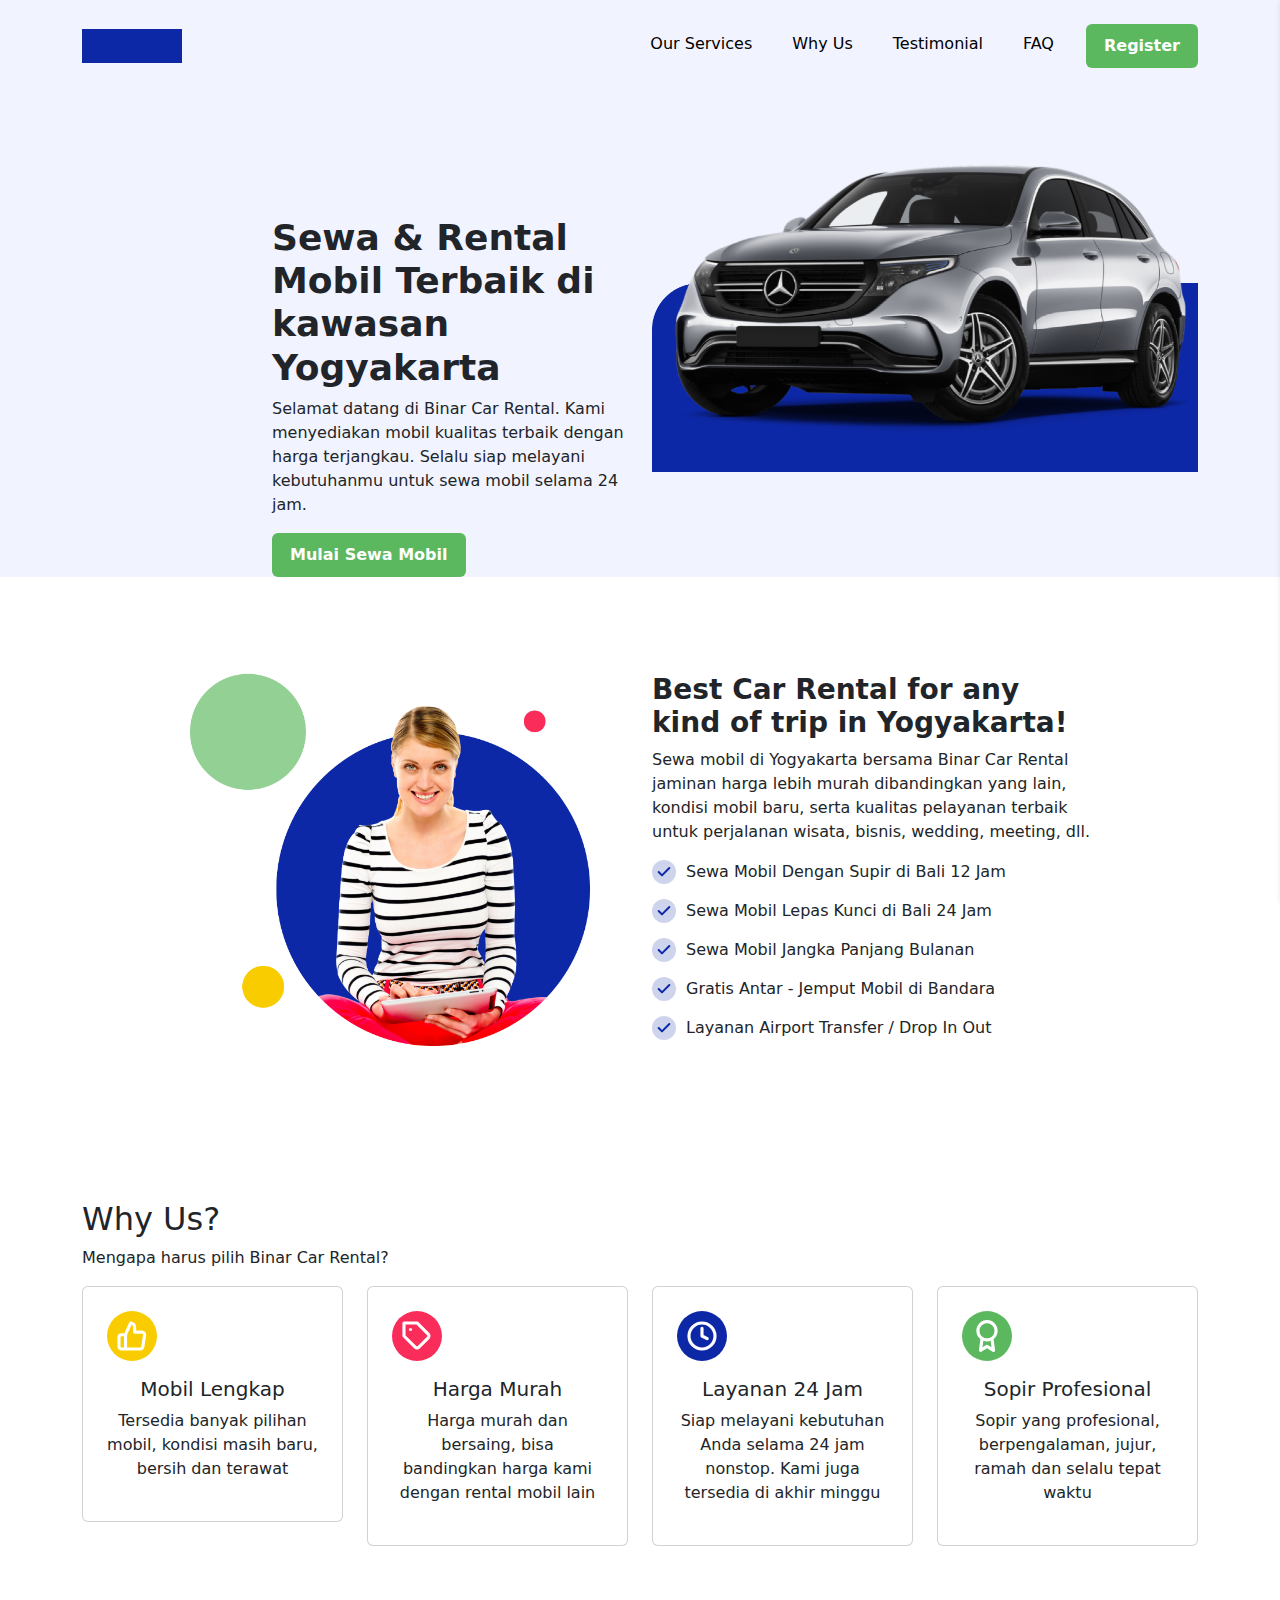
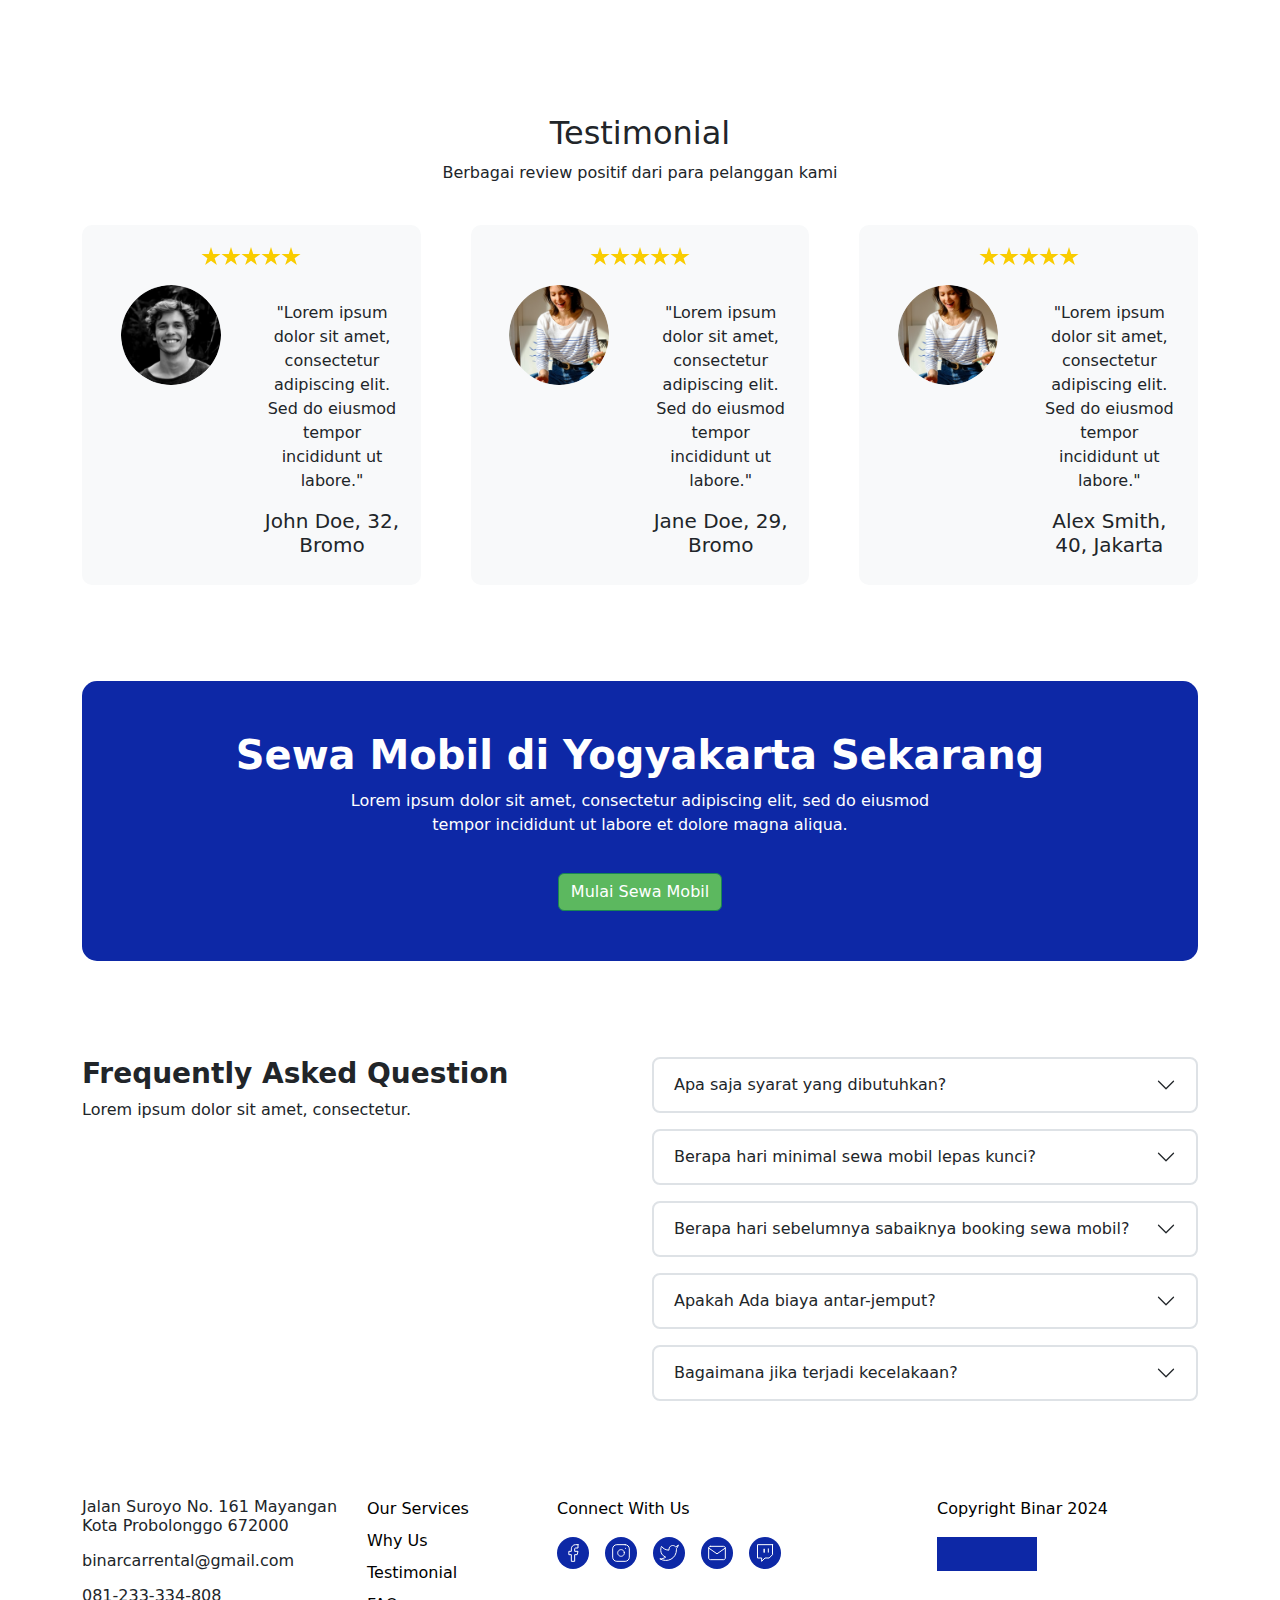
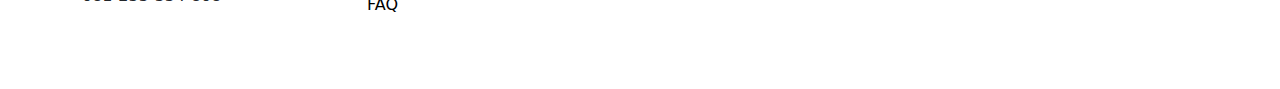
<file: public/index.html>
<!DOCTYPE html>
<html lang="en">
  <head>
    <meta charset="UTF-8" />
    <meta name="viewport" content="width=device-width, initial-scale=1.0" />
    <title>Homepage - Sewa Mobile</title>
    <link
      rel="stylesheet"
      href="https://cdn.jsdelivr.net/npm/swiper@11/swiper-bundle.min.css"
    />
    <link rel="stylesheet" href="./assets/bootstrap/css/bootstrap.min.css">
    <link rel="stylesheet" href="assets/css/style.css" />
  </head>
  <body>

    <div class="bg-collaps">
        <!-- Header -->
        <nav class="navbar navbar-expand-lg container pt-4">
            <div class="container">
                <div>
                    <img src="./assets/images/logo.svg" alt="">
                </div>
                <div>
                    <button class="navbar-toggler" type="button" data-bs-toggle="collapse"
                        data-bs-target="#navbarNavAltMarkup" aria-controls="navbarNavAltMarkup" aria-expanded="false"
                        aria-label="Toggle navigation" id="openSidebar">
                        <span class="navbar-toggler-icon"></span>
                    </button>
                    <div class="collapse navbar-collapse" id="navbarNavAltMarkup">
                        <div class="navbar-nav d-flex gap-4 fw-medium d-none d-lg-flex">
                            <a class="nav-link" href="#OurServices">Our Services</a>
                            <a class="nav-link" href="#WhyUs">Why Us</a>
                            <a class="nav-link" href="#Testimonial">Testimonial</a>
                            <a class="nav-link" href="#Faq">FAQ</a>
                            <button type="button"
                                class="btn btn-green border-2 p-2 px-3 rounded-2 fw-semibold">Register</button>
                        </div>
                    </div>
                </div>
            </div>
        </nav>
        <!-- Sidebar -->
        <div class="sidebar bg-light" id="sidebar">
            <div class="d-flex justify-content-between p-3">
                <span class="fw-bold pt-2 fs-5">BCR</span>
                <button class="btn btn-light" id="closeSidebar"><svg xmlns="http://www.w3.org/2000/svg" width="32"
                        height="32" viewBox="0 0 512 512">
                        <path fill="#000000"
                            d="m289.94 256l95-95A24 24 0 0 0 351 127l-95 95l-95-95a24 24 0 0 0-34 34l95 95l-95 95a24 24 0 1 0 34 34l95-95l95 95a24 24 0 0 0 34-34Z" />
                    </svg></button>
            </div>
            <div class="d-flex flex-column p-3">
                <a class="nav-link text-dark mb-2" href="#OurServices">Our Services</a>
                <a class="nav-link text-dark mb-2" href="#WhyUs">Why Us</a>
                <a class="nav-link text-dark mb-2" href="#Testimonial">Testimonial</a>
                <a class="nav-link text-dark mb-2" href="#Faq">FAQ</a>
            </div>
            <div class="px-3">
                <button type="button" class="btn btn-green border-2 p-2 rounded-2 fw-semibold">Register</button>
            </div>
        </div>

          <!-- Heroes -->
          <section class="container heroes">
              <div class="row">
                  <div class="col-12 col-md-2"></div>
                  <div class="col-12 col-md-4 order-1 order-md-1 heroes-text">
                      <h1 class="fw-bold" style="font-size: 36px;">Sewa & Rental Mobil Terbaik di kawasan Yogyakarta</h1>
                      <p>Selamat datang di Binar Car Rental. Kami menyediakan mobil kualitas terbaik dengan harga terjangkau.
                          Selalu siap melayani kebutuhanmu untuk sewa mobil selama 24 jam.</p>
                      <button type="button" class="btn btn-green border-2 p-2 px-3 rounded-2 fw-semibold">Mulai
                          Sewa Mobil</button>
                  </div>
                  <div class="col-12 col-md-6 order-2 order-md-2 mt-4 mt-md-0">
                      <img src="./assets/images/img_car.png" class="img-fluid" alt="image-car">
                  </div>
              </div>
          </section>
    </div>

    <!-- Our Services -->
    <section id="OurServices" class="container content-section my-5 py-5">
      <div class="row">
        <div class="col-12 col-md-6">
          <div class="circle-image">
            <img src="assets/images/img_service.png" alt="Car Rental" />
          </div>
        </div>

        <div class="col-12 col-md-6 text-section">
          <h3 class="fw-bold">
            Best Car Rental for any kind of trip in Yogyakarta!
          </h3>
          <p>
            Sewa mobil di Yogyakarta bersama Binar Car Rental jaminan harga
            lebih murah dibandingkan yang lain, kondisi mobil baru, serta
            kualitas pelayanan terbaik untuk perjalanan wisata, bisnis, wedding,
            meeting, dll.
          </p>
          <ul class="feature-list">
            <li>
              <img src="assets/images/checklist.svg" alt="Checklist" />
              Sewa Mobil Dengan Supir di Bali 12 Jam
            </li>
            <li>
              <img src="assets/images/checklist.svg" alt="Checklist" />
              Sewa Mobil Lepas Kunci di Bali 24 Jam
            </li>
            <li>
              <img src="assets/images/checklist.svg" alt="Checklist" />
              Sewa Mobil Jangka Panjang Bulanan
            </li>
            <li>
              <img src="assets/images/checklist.svg" alt="Checklist" />
              Gratis Antar - Jemput Mobil di Bandara
            </li>
            <li>
              <img src="assets/images/checklist.svg" alt="Checklist" />
              Layanan Airport Transfer / Drop In Out
            </li>
          </ul>
        </div>
      </div>
    </section>

    <!-- Why Us -->
    <section id="WhyUs" class="container my-5 py-5">
      <div class="row">
        <div class="col-12">
          <h2>Why Us?</h2>
          <p>Mengapa harus pilih Binar Car Rental?</p>
        </div>
      </div>
      <div class="row">
        <div class="col-lg-3 col-md-6 col-12 mb-4">
          <div class="card p-4 text-center">
            <img
              src="assets/images/icon_complete.svg"
              alt="Mobil Lengkap"
            />
            <h5 class="mt-3">Mobil Lengkap</h5>
            <p>
              Tersedia banyak pilihan mobil, kondisi masih baru, bersih dan
              terawat
            </p>
          </div>
        </div>
        <div class="col-lg-3 col-md-6 col-12 mb-4">
          <div class="card p-4 text-center">
            <img src="assets/images/icon_price.svg" alt="Harga Murah" />
            <h5 class="mt-3">Harga Murah</h5>
            <p>
              Harga murah dan bersaing, bisa bandingkan harga kami dengan rental
              mobil lain
            </p>
          </div>
        </div>
        <div class="col-lg-3 col-md-6 col-12 mb-4">
          <div class="card p-4 text-center">
            <img
              src="assets/images/icon_24hrs.svg"
              alt="Layanan 24 Jam"
            />
            <h5 class="mt-3">Layanan 24 Jam</h5>
            <p>
              Siap melayani kebutuhan Anda selama 24 jam nonstop. Kami juga
              tersedia di akhir minggu
            </p>
          </div>
        </div>
        <div class="col-lg-3 col-md-6 col-12 mb-4">
          <div class="card p-4 text-center">
            <img
              src="assets/images/icon_professional.svg"
              alt="Sopir Profesional"
            />
            <h5 class="mt-3">Sopir Profesional</h5>
            <p>
              Sopir yang profesional, berpengalaman, jujur, ramah dan selalu
              tepat waktu
            </p>
          </div>
        </div>
      </div>
    </section>

    <!-- Testimonial -->
    <section id="Testimonial" class="container my-5 py-5">
      <div class="row text-center mb-4">
          <div class="col-12">
              <h2>Testimonial</h2>
              <p>Berbagai review positif dari para pelanggan kami</p>
          </div>
      </div>
  

      <div class="swiper-container">
          <div class="swiper-wrapper">
              <div class="swiper-slide">
                  <div class="testimonial-card">
                      <div class="row justify-content-center">

                          <div class="col-12 mb-3">
                              <div class="stars">
                                  <img src="assets/images/Rate.svg" alt="5 stars"> 
                              </div>
                          </div>

                          <div class="col-12 col-md-6">
                              <img src="assets/images/img_photo.png" class="profile" alt="Avatar 1">
                          </div>

                          <div class="col-12 col-md-6 mt-3">
                              <p>"Lorem ipsum dolor sit amet, consectetur adipiscing elit. Sed do eiusmod tempor incididunt ut labore."</p>
                              <h5 class="mt-3">John Doe, 32, Bromo</h5>
                          </div>
                      </div>
                  </div>
              </div>

              <div class="swiper-slide">
                  <div class="testimonial-card">
                      <div class="row justify-content-center">

                          <div class="col-12 mb-3">
                              <div class="stars">
                                  <img src="assets/images/Rate.svg" alt="5 stars"> 
                              </div>
                          </div>

                          <div class="col-12 col-md-6">
                              <img src="assets/images/img_photo_2.png" class="profile" alt="Avatar 2">
                          </div>

                          <div class="col-12 col-md-6 mt-3">
                              <p>"Lorem ipsum dolor sit amet, consectetur adipiscing elit. Sed do eiusmod tempor incididunt ut labore."</p>
                              <h5 class="mt-3">Jane Doe, 29, Bromo</h5>
                          </div>
                      </div>
                  </div>
              </div>

              <div class="swiper-slide">
                  <div class="testimonial-card">
                      <div class="row justify-content-center">

                          <div class="col-12 mb-3">
                              <div class="stars">
                                  <img src="assets/images/Rate.svg" alt="5 stars"> 
                              </div>
                          </div>

                          <div class="col-12 col-md-6">
                              <img src="assets/images/img_photo_2.png" class="profile" alt="Avatar 3">
                          </div>

                          <div class="col-12 col-md-6 mt-3">
                              <p>"Lorem ipsum dolor sit amet, consectetur adipiscing elit. Sed do eiusmod tempor incididunt ut labore."</p>
                              <h5 class="mt-3">Alex Smith, 40, Jakarta</h5>
                          </div>
                      </div>
                  </div>
              </div>
          </div>
  


  

      </div>
  </section>


  <!-- CTA Banner -->

<section id="banner" class="container my-5">
  <div class="row justify-content-center">
      <div class="col-12 col-md-12">
          <div class="hero-section">
              <h1>Sewa Mobil di Yogyakarta Sekarang</h1>
              <p>Lorem ipsum dolor sit amet, consectetur adipiscing elit, sed do eiusmod<br> tempor incididunt ut labore et dolore magna aliqua.</p>
              <a href="#" class="btn btn-success">Mulai Sewa Mobil</a>
          </div>
      </div>
  </div>
</section>

<!-- FAQ start -->
<section id="Faq" class="container py-5">
  <div class="d-flex row">
      <div class="col-12 col-md-6 order-1 order-md-1 text-center text-md-start">
          <h3 class="fw-bold">Frequently Asked Question</h3>
          <p>Lorem ipsum dolor sit amet, consectetur.</p>
      </div>
      <div class="col-12 col-md-6 order-2 order-md-2 mt-4 mt-md-0">
          <div class="accordion accordion-flush" id="accordionFlushExample">
              <div class="accordion-item border-2 border border-gray-300 rounded-3">
                  <h2 class="accordion-header">
                      <button class="accordion-button collapsed bg-transparent shadow-none" type="button"
                          data-bs-toggle="collapse" data-bs-target="#flush-collapseOne" aria-expanded="false"
                          aria-controls="flush-collapseOne">
                          Apa saja syarat yang dibutuhkan?
                      </button>
                  </h2>
                  <div id="flush-collapseOne" class="accordion-collapse collapse"
                      data-bs-parent="#accordionFlushExample">
                      <div class="accordion-body">Placeholder content for this accordion, which is intended to
                          demonstrate the <code>.accordion-flush</code> class. This is the first item's accordion
                          body.</div>
                  </div>
              </div>

              <div class="accordion-item border-2 border border-gray-300 rounded-3 my-3">
                  <h2 class="accordion-header">
                      <button class="accordion-button collapsed bg-transparent shadow-none" type="button"
                          data-bs-toggle="collapse" data-bs-target="#flush-collapseTwo" aria-expanded="false"
                          aria-controls="flush-collapseTwo">
                          Berapa hari minimal sewa mobil lepas kunci?
                      </button>
                  </h2>
                  <div id="flush-collapseTwo" class="accordion-collapse collapse"
                      data-bs-parent="#accordionFlushExample">
                      <div class="accordion-body">Placeholder content for this accordion, which is intended to
                          demonstrate the <code>.accordion-flush</code> class. This is the second item's accordion
                          body. Let's imagine this being filled with some actual content.</div>
                  </div>
              </div>

              <div class="accordion-item border-2 border border-gray-300 rounded-3 my-3">
                  <h2 class="accordion-header">
                      <button class="accordion-button collapsed bg-transparent shadow-none" type="button"
                          data-bs-toggle="collapse" data-bs-target="#flush-collapseThree" aria-expanded="false"
                          aria-controls="flush-collapseThree">
                          Berapa hari sebelumnya sabaiknya booking sewa mobil?
                      </button>
                  </h2>
                  <div id="flush-collapseThree" class="accordion-collapse collapse"
                      data-bs-parent="#accordionFlushExample">
                      <div class="accordion-body">Placeholder content for this accordion, which is intended to
                          demonstrate the <code>.accordion-flush</code> class. This is the second item's accordion
                          body. Let's imagine this being filled with some actual content.</div>
                  </div>
              </div>

              <div class="accordion-item border-2 border border-gray-300 rounded-3 my-3">
                  <h2 class="accordion-header">
                      <button class="accordion-button collapsed bg-transparent shadow-none" type="button"
                          data-bs-toggle="collapse" data-bs-target="#flush-collapseFour" aria-expanded="false"
                          aria-controls="flush-collapseFour">
                          Apakah Ada biaya antar-jemput?
                      </button>
                  </h2>
                  <div id="flush-collapseFour" class="accordion-collapse collapse"
                      data-bs-parent="#accordionFlushExample">
                      <div class="accordion-body">Placeholder content for this accordion, which is intended to
                          demonstrate the <code>.accordion-flush</code> class. This is the third item's accordion
                          body. Nothing more exciting happening here in terms of content, but just filling up the
                          space to make it look, at least at first glance, a bit more representative of how this
                          would look in a real-world application.</div>
                  </div>
              </div>

              <div class="accordion-item border-2 border border-gray-300 rounded-3">
                  <h2 class="accordion-header">
                      <button class="accordion-button collapsed bg-transparent shadow-none" type="button"
                          data-bs-toggle="collapse" data-bs-target="#flush-collapseFive" aria-expanded="false"
                          aria-controls="flush-collapseFive">
                          Bagaimana jika terjadi kecelakaan?
                      </button>
                  </h2>
                  <div id="flush-collapseFive" class="accordion-collapse collapse"
                      data-bs-parent="#accordionFlushExample">
                      <div class="accordion-body">Placeholder content for this accordion, which is intended to
                          demonstrate the <code>.accordion-flush</code> class. This is the third item's accordion
                          body. Nothing more exciting happening here in terms of content, but just filling up the
                          space to make it look, at least at first glance, a bit more representative of how this
                          would look in a real-world application.</div>
                  </div>
              </div>
          </div>
      </div>
</section>

<!-- Footer-->
<footer class="container py-5">
  <div class="row">
      <div class="col-12 col-md-3 mb-4">
          <h6 class="fw-normal">Jalan Suroyo No. 161 Mayangan Kota Probolonggo 672000</h6>
          <h6 class="fw-normal py-2">binarcarrental@gmail.com</h6>
          <h6 class="fw-normal">081-233-334-808</h6>
      </div>
      <div class="col-12 col-md-2 mb-4">
          <div class="navigasi">
              <a href="#OurServices" class="text-decoration-none d-block mb-2">Our Services</a>
              <a href="#WhyUs" class="text-decoration-none d-block mb-2">Why Us</a>
              <a href="#Testimonial" class="text-decoration-none d-block mb-2">Testimonial</a>
              <a href="#Faq" class="text-decoration-none d-block">FAQ</a>
          </div>
      </div>
      <div class="col-12 col-md-4 mb-4">
          <a href="#" class="text-decoration-none text-black d-block mb-3">Connect With Us</a>
          <div class="d-flex gap-3 flex-wrap">
              <a href="#"><img src="./assets/images/icon_facebook.svg" alt="icon facebook"></a>
              <a href="#"><img src=".//assets/images/icon_instagram.svg" alt="icon instagram"></a>
              <a href="#"><img src="./assets/images/icon_twitter.svg" alt="icon twitter"></a>
              <a href="#"><img src="./assets/images/icon_mail.svg" alt="icon mail"></a>
              <a href="#"><img src="./assets/images/icon_twitch.svg" alt="icon twitch"></a>
          </div>
      </div>
      <div class="col-12 col-md-3 mb-4">
          <a href="#" class="text-decoration-none text-black d-block mb-3">Copyright Binar 2024</a>
          <img src=".//assets/images/logo.svg" alt="">
      </div>
  </div>
</footer>



    <footer>
      <script src="./assets/bootstrap/js/bootstrap.min.js"></script>
      <script src="https://cdn.jsdelivr.net/npm/swiper@11/swiper-bundle.min.js"></script>
      <script src="./assets/js/index.js"></script>
    </footer>
  </body>
</html>
</file>
<file: public/assets/css/style.css>
/* all */
html {
    scroll-behavior: smooth;
    font-family: "helvetica", sans-serif;
  }
  * {
    box-sizing: border-box;
}
  /* header */
  .nav-link {
    color: black;
  }
  
  .nav-link:hover {
    color: #5cb85f;
  }
.btn-green{
    color: white;
    background-color: #5CB85F;
}
.btn-green:hover{
    color: #a6c5a7;
    border: 0.5px solid #d4d4d4;
}
.nav-color{
    color: black;
}
.nav-color:hover{
    color: rgb(86, 85, 85);
}
.ps-5 {
  padding-left: 3rem !important; 
}

.container-fluid {
  padding-right: 0; 
}

.p-0 {
  padding: 0 !important; 
}

/* bg collaps */
.bg-collaps{
    background-color: #F1F3FF;
}

/* sidebar */
.sidebar {
    position: fixed;
    top: 0;
    right: 0;
    width: 250px;
    height: 100%;
    background-color: #f8f9fa;
    box-shadow: 0 2px 5px rgba(0, 0, 0, 0.1);
    transform: translateX(100%);
    transition: transform 0.3s ease-in-out;
    z-index: 1050;
  }
  .sidebar.show {
    transform: translateX(0);
  }
  
/* heroes */
.heroes{
    padding-top: 80px;
    
}
.heroes-text{
    padding-top: 60px;
    margin-left: -20px;
}

/* our service */
.circle-image {
    overflow: hidden;
    width: 100%; 
    max-width: 400px; 
    height: auto;
    display: flex;
    justify-content: center;
    align-items: center;
}

.circle-image img {
    width: 100%;
    height: auto;
}

.content-section {
    display: flex;
    align-items: center;
    justify-content: center;
    padding: 50px;
}

.text-section {
    max-width: 500px;
}

.feature-list {
    list-style: none;
    padding: 0;
}

.feature-list li {
    margin-bottom: 15px;
    font-size: 16px;
    display: flex;
    align-items: center;
}

.feature-list img {
    margin-right: 10px; 
    width: 24px; 
    height: 24px;
}


/* why us */
.card img {
    width: 50px;
    height: 50px;
}

/* testimonial */
.swiper-container {
    width: 100%;
    overflow: hidden; 
    height: auto;
}

.testimonial-card {
    background-color: #f8f9fa;
    border-radius: 10px;
    padding: 20px;
    text-align: center;
    max-width: 100%;
    overflow: hidden;
    box-sizing: border-box; 
}
.swiper-slide {
    width: auto; 
    flex-shrink: 0; 
    display: flex;
    justify-content: center; 
    align-items: center; 
}
.testimonial-card img.profile {
    width: 100px;
    height: 100px;
    border-radius: 50%;
    margin-bottom: 10px;
}
.stars img {
    width: 100px; 
    height: auto;
}
.swiper-pagination-bullet {
    background-color: #28a745;
}

/* banner */
.hero-section {
    background-color: #0D28A6; 
    color: white;
    border-radius: 15px;
    padding: 50px;
    text-align: center;
    width: 100%;
}

.hero-section h1 {
    font-size: 2.5rem;
    font-weight: bold;
}

.hero-section p {
    margin-top: 10px;
    font-size: 1rem;
}

.hero-section .btn {
    margin-top: 20px;
    font-size: 1rem;
    background-color: #5CB85F; 
    color: white;
}

/* footer */
.navigasi a {
    font-weight: 500;
    color: black;
    text-decoration: none;
  }
  .navigasi a:hover {
    color: #5cb85f;
  }

/* tablet view */
@media (max-width: 768px) {
    .heroes-text{
        padding: 100px;
        margin-left: 0px;
    }
    .hero-section h1 {
        font-size: 1.8rem;
    }
    .hero-section {
        padding: 60px;
    }
    .content-section {
        flex-direction: column;
    }

    .text-section {
        margin-top: 20px;
    }
}
/* mobile view */
@media (max-width: 425px) {
    .heroes-text{
        padding: 25px;
        margin-left: 0px;
    }
    
}
/* desktop view */
@media (min-width: 1024px) {
    .heroes-text{

        margin: 0px;

    }
}
</file>
